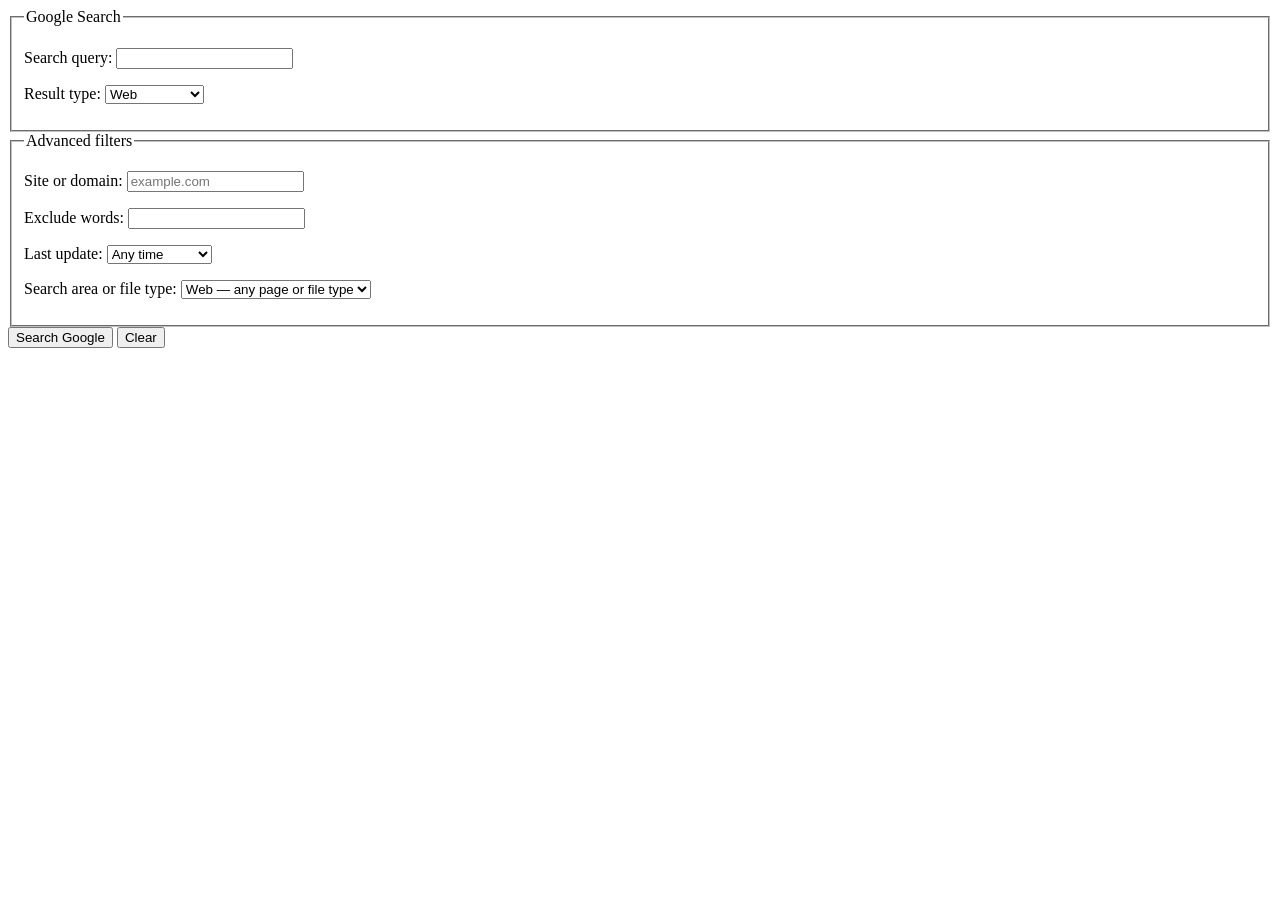
<file: search/index.html>
<!DOCTYPE html>
<html lang="en">
<head>
	<meta charset="UTF-8">
	<meta name="viewport" content="width=device-width, initial-scale=1.0">
	<title>Google Search Form</title>
</head>

<body>
<form
		action="https://www.google.com/search"
		method="get"
		target="_blank"
>
	<fieldset>
		<legend>Google Search</legend>

		<p>
			<label for="search-query">Search query:</label>

			<input
					type="search"
					id="search-query"
					name="q"
					required
			>
		</p>

		<p>
			<label for="result-type">Result type:</label>

			<select id="result-type" name="udm">
				<option value="" selected>Web</option>
				<option value="36">Books</option>
				<option value="18">Forums</option>
				<option value="2">Images</option>
				<option value="12">News</option>
				<option value="28">Shopping</option>
				<option value="39">Short Videos</option>
				<option value="7">Videos</option>
			</select>
		</p>
	</fieldset>

	<fieldset>
		<legend>Advanced filters</legend>

<!--		extended with paramaters from https://support.google.com/websearch/answer/2466433?hl=en
https://developers.google.com/custom-search/docs/xml_results#Advanced_Search_Query_Parameters
-->

		<p>
			<label for="site-search">Site or domain:</label>

			<input
					type="text"
					id="site-search"
					name="as_sitesearch"
					placeholder="example.com"
			>
		</p>

		<p>
			<label for="excluded-words">Exclude words:</label>

			<input
					type="text"
					id="excluded-words"
					name="as_eq"
			>
		</p>

		<p>
			<label for="last-update">Last update:</label>

			<select id="last-update" name="as_qdr">
				<option value="" selected>Any time</option>
				<option value="d">Past 24 hours</option>
				<option value="w">Past week</option>
				<option value="m">Past month</option>
				<option value="y">Past year</option>
			</select>
		</p>

		<p>
			<label for="file-type">Search area or file type:</label>

			<select id="file-type" name="as_filetype">
				<option value="" selected>
					Web — any page or file type
				</option>
				<option value="pdf">PDF</option>
				<option value="doc">Microsoft Word</option>
				<option value="xls">Microsoft Excel</option>
				<option value="ppt">Microsoft PowerPoint</option>
				<option value="rtf">Rich Text Format</option>
				<option value="txt">Text file</option>
			</select>
		</p>
	</fieldset>

	<button type="submit">Search Google</button>
	<button type="reset">Clear</button>
</form>
</body>
</html>
</file>
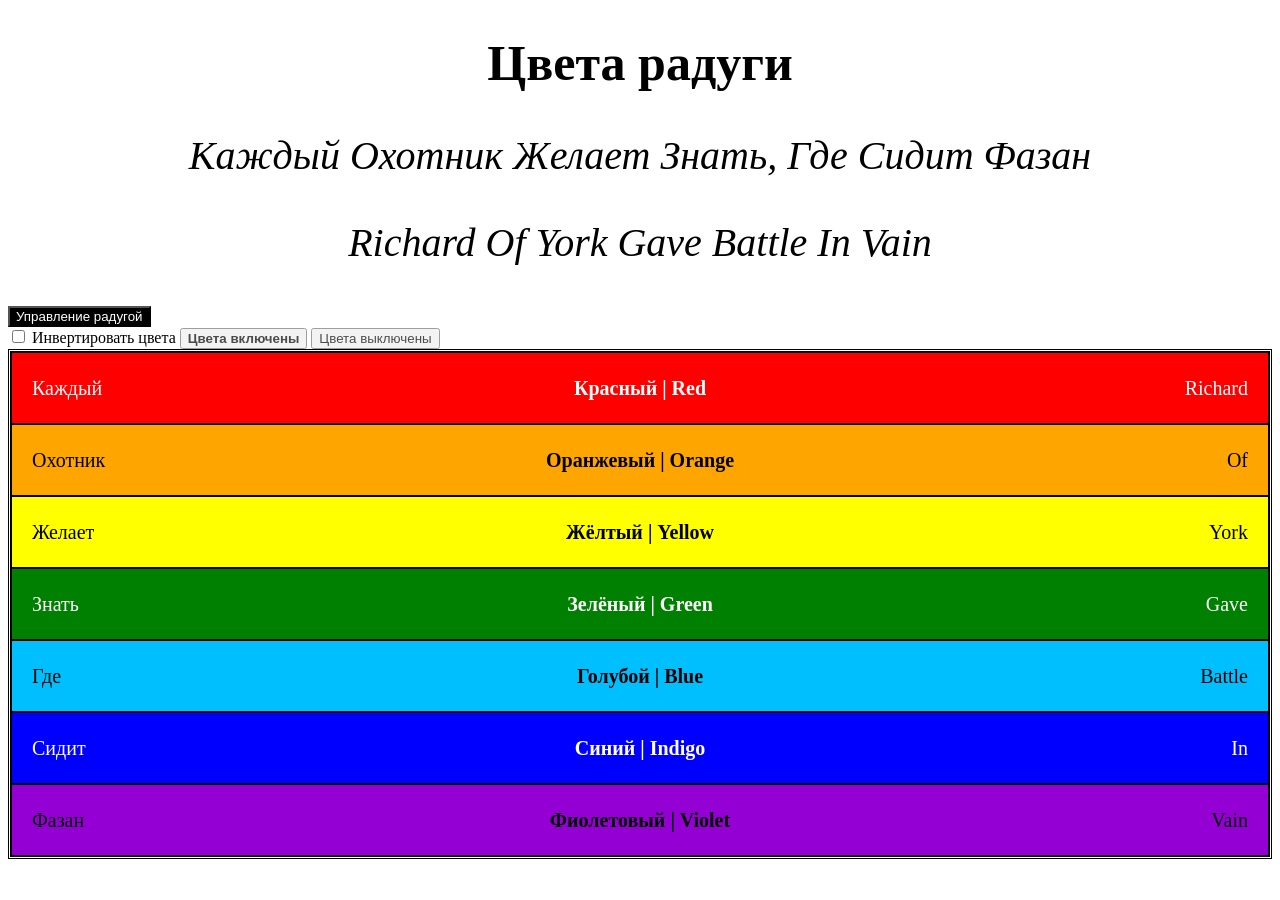
<file: selectors/index.html>
<!DOCTYPE html>
<html lang="en">
<head>
	<meta charset="UTF-8">
	<meta name="viewport" content="width=device-width, initial-scale=1.0">
	<link rel="stylesheet" href="styles.css">
	<title>selector</title>
</head>
<body>
<h1>Цвета радуги</h1>

<p class="mnemonic" lang="ru">
	Каждый Охотник Желает Знать, Где Сидит Фазан
</p>

<p class="mnemonic" lang="en">
	Richard Of York Gave Battle In Vain
</p>
<div class="controls">
	<button class="btn-primary">
		Управление радугой
	</button>
</div>

<input
		type="checkbox"
		id="invert"
		class="checkbox-trigger">

<label for="invert">
	Инвертировать цвета
</label>

<button class="btn-delete colors-on">
	Цвета включены
</button>

<button class="btn-delete colors-off">
	Цвета выключены
</button>
<div class="rainbow">
	<div class="stripe red">
		<span class="left">Каждый</span>
		<span class="center">Красный | Red</span>
		<span class="right">Richard</span>
	</div>

	<div class="stripe orange">
		<span class="left">Охотник</span>
		<span class="center">Оранжевый | Orange</span>
		<span class="right">Of</span>
	</div>

	<div class="stripe yellow">
		<span class="left">Желает</span>
		<span class="center">Жёлтый | Yellow</span>
		<span class="right">York</span>
	</div>

	<div class="stripe green">
		<span class="left">Знать</span>
		<span class="center">Зелёный | Green</span>
		<span class="right">Gave</span>
	</div>

	<div class="stripe light-blue">
		<span class="left">Где</span>
		<span class="center">Голубой | Blue</span>
		<span class="right">Battle</span>
	</div>

	<div class="stripe blue">
		<span class="left">Сидит</span>
		<span class="center">Синий | Indigo</span>
		<span class="right">In</span>
	</div>

	<div class="stripe violet">
		<span class="left">Фазан</span>
		<span class="center">Фиолетовый | Violet</span>
		<span class="right">Vain</span>
	</div>
</div>
</body>
</html>
</file>
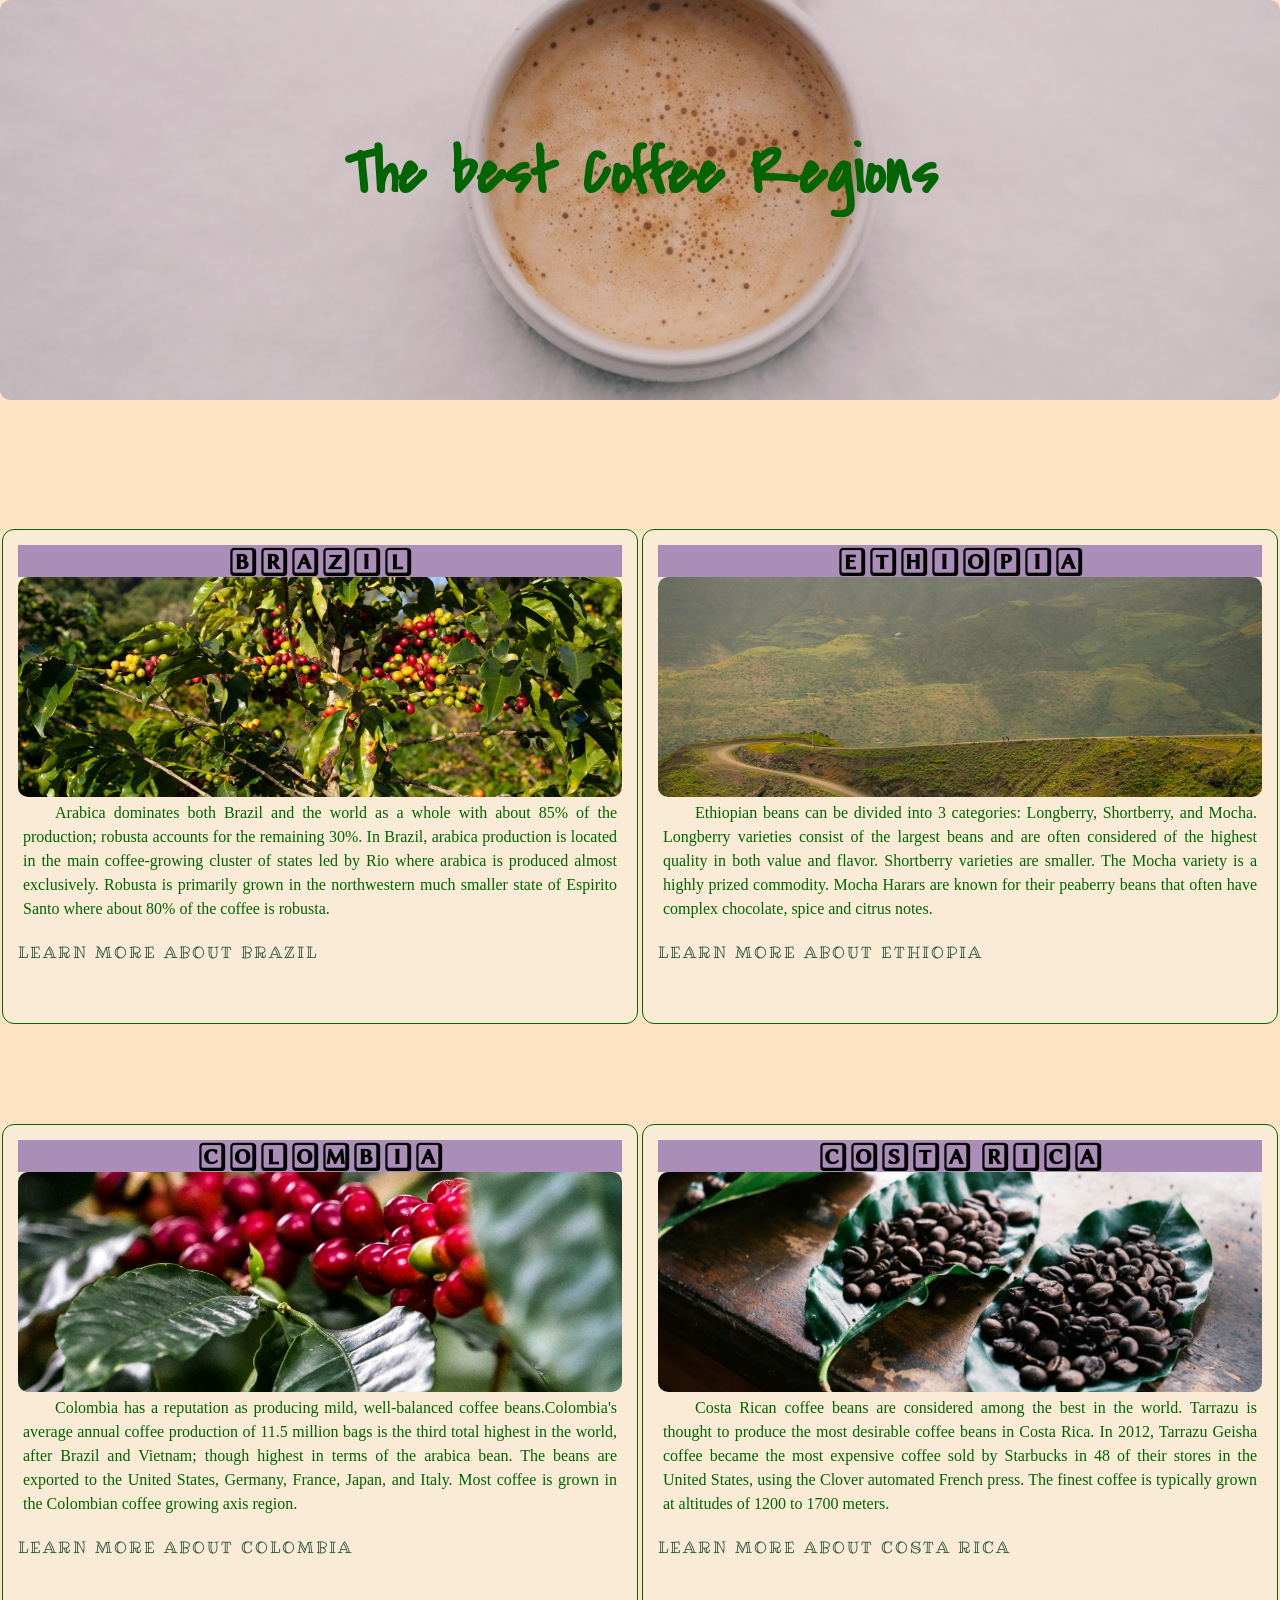
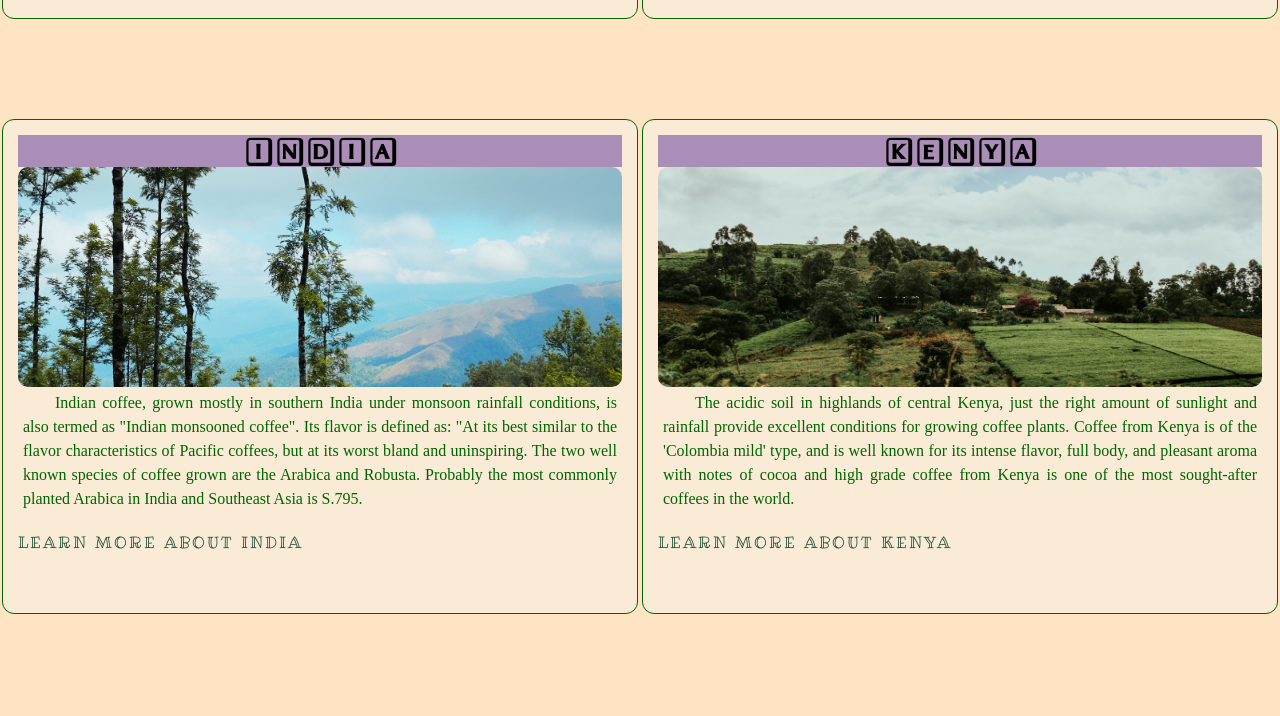
<file: src/index.html>
<!DOCTYPE html>
<html lang="en">
<head>
    <meta charset="UTF-8">
    <meta name="viewport" content="width=device-width, initial-scale=1">
    <title>Coffee</title>
    <link rel="shortcut icon" href="../img/Image20260629205324.png" type="image/x-icon">
    <link rel="stylesheet" href="../css/styles.css">
    <!--    <link rel="preconnect" href="https://fonts.googleapis.com">-->
    <!--    <link rel="preconnect" href="https://fonts.gstatic.com" crossorigin>-->
    <!--    <link href="https://fonts.googleapis.com/css2?family=Covered+By+Your+Grace&family=Dancing+Script:wght@400..700&family=Libertinus+Keyboard&family=Ribeye+Marrow&display=swap" rel="stylesheet">-->
</head>
<body>
<header>
    <h1>The best Coffee Regions</h1>
    <!--    <img src="../img/1.jpg" alt="background Image" class="background-image">-->
</header>
<main>
    <div class="left">
        <div class="country-card">
            <h2>Brazil</h2>
            <img src="../img/brazil.jpg" alt="Brazil coffee plantation" class="country-image">
            <p>Arabica dominates both Brazil and the world as a whole with about 85% of the production; robusta
                accounts for the remaining 30%. In Brazil, arabica production is located in the main coffee-growing
                cluster of states led by Rio where arabica is
                produced almost exclusively. Robusta is primarily grown in the northwestern much smaller state
                of Espirito Santo where about 80% of the coffee is robusta.
            </p>
            <a href="https://en.wikipedia.org/wiki/Brazil" target="_blank" class="wiki">
                Learn More about Brazil
            </a>
        </div>
        <div class="country-card">
            <h2>Colombia</h2>
            <img src="../img/colombia.jpg" alt="Colombia coffee plantation" class="country-image">

            <p>Colombia has a reputation as producing mild, well-balanced coffee beans.Colombia's average
                annual coffee production of 11.5 million bags is the third total highest in the world, after Brazil
                and
                Vietnam; though highest in terms of the arabica
                bean. The beans are exported to the United States,
                Germany, France, Japan, and Italy. Most coffee is
                grown in the Colombian coffee growing axis region.
            </p>
            <a href="https://en.wikipedia.org/wiki/Colombia" target="_blank" class="wiki">
                Learn More about Colombia
            </a>
        </div>
        <div class="country-card">
            <h2>India</h2>
            <img src="../img/india.jpg" alt="India coffee plantation" class="country-image">

            <p>Indian coffee, grown mostly in southern India under monsoon rainfall conditions, is also termed as
                "Indian monsooned coffee". Its flavor is defined as: "At its best similar to the flavor
                characteristics of
                Pacific coffees, but at its worst bland and uninspiring. The two well known species of coffee grown
                are
                the Arabica and Robusta. Probably the most commonly planted Arabica in India and Southeast Asia is
                S.795.
            </p>
            <a href="https://en.wikipedia.org/wiki/India" target="_blank" class="wiki">
                Learn More about India
            </a>
        </div>
    </div>
    <div class="right">
        <div class="country-card">
            <h2>Ethiopia</h2>
            <img src="../img/ethiopia.jpg" alt="Ethiopia coffee plantation" class="country-image">

            <p>Ethiopian beans can be divided into 3 categories: Longberry, Shortberry, and Mocha. Longberry
                varieties consist of the largest beans and are often considered of the highest quality in both value
                and
                flavor. Shortberry varieties are smaller. The Mocha variety is a highly prized commodity. Mocha
                Harars
                are known for their peaberry beans that often have complex chocolate, spice and citrus notes.
            </p>
            <a href="https://en.wikipedia.org/wiki/Ethiopia" target="_blank" class="wiki">
                Learn More about Ethiopia
            </a>
        </div>
        <div class="country-card">
            <h2>Costa Rica</h2>
            <img src="../img/costarica.jpg" alt="Costa Rica coffee plantation" class="country-image">

            <p>Costa Rican coffee beans are considered among the best in the world. Tarrazu is thought to produce
                the most desirable coffee beans in Costa Rica. In 2012, Tarrazu Geisha coffee became the most
                expensive coffee sold by Starbucks in 48 of their stores in the United States, using the Clover
                automated French press. The finest coffee is typically grown at altitudes of 1200 to 1700 meters.
            </p>
            <a href="https://en.wikipedia.org/wiki/Costa_Rica" target="_blank" class="wiki">
                Learn More about Costa Rica
            </a>
        </div>
        <div class="country-card">
            <h2>Kenya</h2>
            <img src="../img/kenya.jpg" alt="Kenya coffee plantation" class="country-image">

            <p>The acidic soil in highlands of central Kenya, just the right amount of sunlight and rainfall provide
                excellent conditions for growing coffee plants. Coffee from Kenya is of the 'Colombia mild' type,
                and
                is well known for its intense flavor, full body, and pleasant aroma with notes of cocoa and high
                grade
                coffee from Kenya is one of the most sought-after coffees in the world.
            </p>
            <a href="https://en.wikipedia.org/wiki/Kenya" target="_blank" class="wiki">
                Learn More about Kenya
            </a>
        </div>
    </div>
</main>
</body>
</html>
</file>
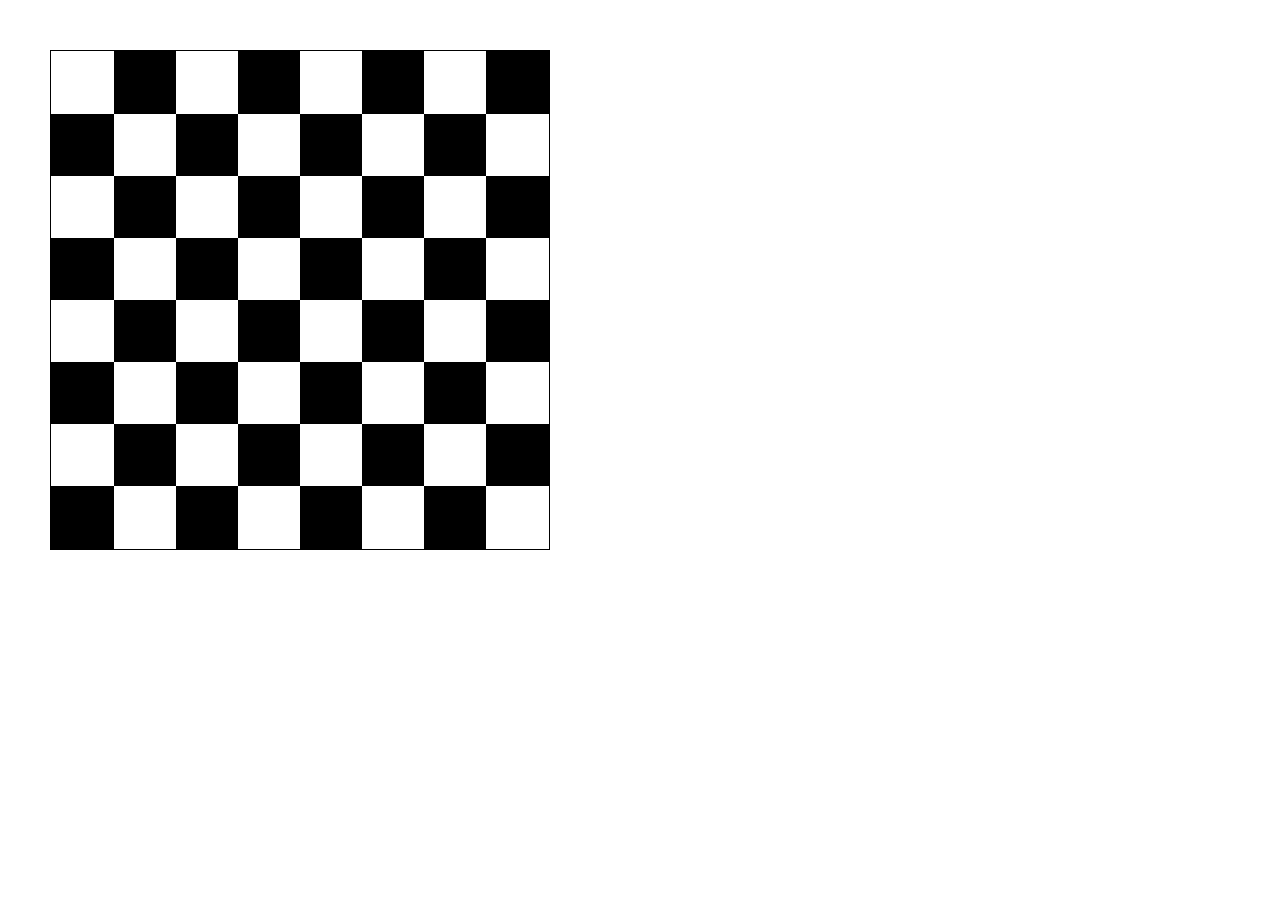
<file: chessboard/chessboard.html>
<!DOCTYPE html>
<html lang="en">
<head>
    <meta charset="UTF-8">
    <title>chessboard</title>
    <link rel="stylesheet" href="chessboard.css">
</head>
<body>
<table>
    <tr>
        <td class="white">
        </td>
        <td class="black">
        </td>
        <td class="white">
        </td>
        <td class="black">
        </td>
        <td class="white">
        </td>
        <td class="black">
        </td>
        <td class="white">
        </td>
        <td class="black">
        </td>
    </tr>
    <tr>
        <td class="black">
        </td>
        <td class="white">
        </td>
        <td class="black">
        </td>
        <td class="white">
        </td>
        <td class="black">
        </td>
        <td class="white">
        </td>
        <td class="black">
        </td>
        <td class="white">
        </td>
    </tr><tr>
    <td class="white">
    </td>
    <td class="black">
    </td>
    <td class="white">
    </td>
    <td class="black">
    </td>
    <td class="white">
    </td>
    <td class="black">
    </td>
    <td class="white">
    </td>
    <td class="black">
    </td>
</tr>
    <tr>
        <td class="black">
        </td>
        <td class="white">
        </td>
        <td class="black">
        </td>
        <td class="white">
        </td>
        <td class="black">
        </td>
        <td class="white">
        </td>
        <td class="black">
        </td>
        <td class="white">
        </td>
    </tr><tr>
    <td class="white">
    </td>
    <td class="black">
    </td>
    <td class="white">
    </td>
    <td class="black">
    </td>
    <td class="white">
    </td>
    <td class="black">
    </td>
    <td class="white">
    </td>
    <td class="black">
    </td>
</tr>
    <tr>
        <td class="black">
        </td>
        <td class="white">
        </td>
        <td class="black">
        </td>
        <td class="white">
        </td>
        <td class="black">
        </td>
        <td class="white">
        </td>
        <td class="black">
        </td>
        <td class="white">
        </td>
    </tr><tr>
    <td class="white">
    </td>
    <td class="black">
    </td>
    <td class="white">
    </td>
    <td class="black">
    </td>
    <td class="white">
    </td>
    <td class="black">
    </td>
    <td class="white">
    </td>
    <td class="black">
    </td>
</tr>
    <tr>
        <td class="black">
        </td>
        <td class="white">
        </td>
        <td class="black">
        </td>
        <td class="white">
        </td>
        <td class="black">
        </td>
        <td class="white">
        </td>
        <td class="black">
        </td>
        <td class="white">
        </td>
    </tr>
</table>
</body>
</html>
</file>
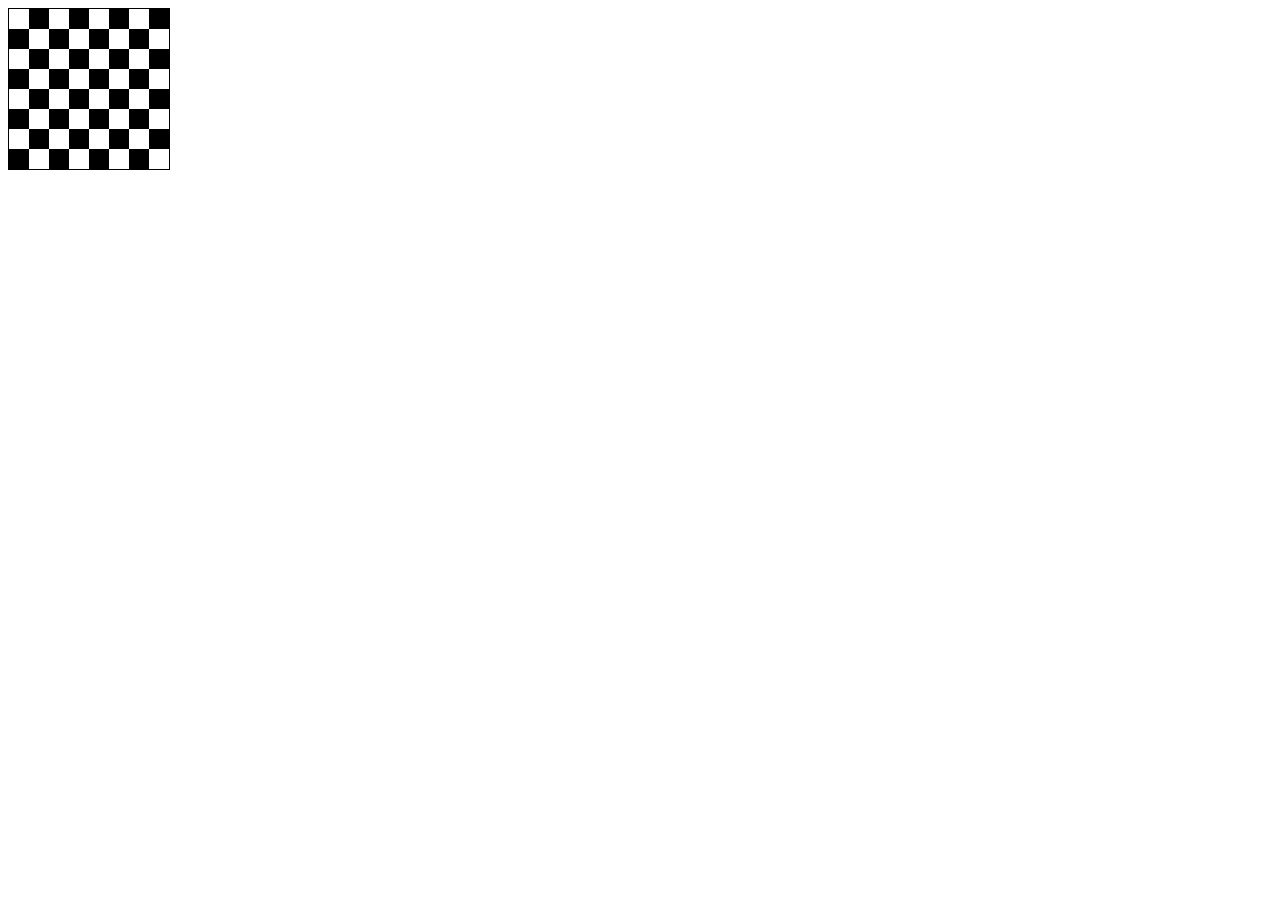
<file: chessboard/chessnotab.html>
<!DOCTYPE html>
<html lang="en">
<head>
    <meta charset="UTF-8">
    <title>chessboard</title>
    <link rel="stylesheet" href="chessnotab.css">
</head>
<body>
<div class="board">
    <div class="row1">
        <div class="white"></div>
        <div class="black"></div>
        <div class="white"></div>
        <div class="black"></div>
        <div class="white"></div>
        <div class="black"></div>
        <div class="white"></div>
        <div class="black"></div>
    </div>
    <div class="row2">
        <div class="black"></div>
        <div class="white"></div>
        <div class="black"></div>
        <div class="white"></div>
        <div class="black"></div>
        <div class="white"></div>
        <div class="black"></div>
        <div class="white"></div>
    </div>
    <div class="row1">
        <div class="white"></div>
        <div class="black"></div>
        <div class="white"></div>
        <div class="black"></div>
        <div class="white"></div>
        <div class="black"></div>
        <div class="white"></div>
        <div class="black"></div>
    </div>
    <div class="row2">
        <div class="black"></div>
        <div class="white"></div>
        <div class="black"></div>
        <div class="white"></div>
        <div class="black"></div>
        <div class="white"></div>
        <div class="black"></div>
        <div class="white"></div>
    </div>
    <div class="row1">
        <div class="white"></div>
        <div class="black"></div>
        <div class="white"></div>
        <div class="black"></div>
        <div class="white"></div>
        <div class="black"></div>
        <div class="white"></div>
        <div class="black"></div>
    </div>
    <div class="row2">
        <div class="black"></div>
        <div class="white"></div>
        <div class="black"></div>
        <div class="white"></div>
        <div class="black"></div>
        <div class="white"></div>
        <div class="black"></div>
        <div class="white"></div>
    </div>
    <div class="row1">
        <div class="white"></div>
        <div class="black"></div>
        <div class="white"></div>
        <div class="black"></div>
        <div class="white"></div>
        <div class="black"></div>
        <div class="white"></div>
        <div class="black"></div>
    </div>
    <div class="row2">
        <div class="black"></div>
        <div class="white"></div>
        <div class="black"></div>
        <div class="white"></div>
        <div class="black"></div>
        <div class="white"></div>
        <div class="black"></div>
        <div class="white"></div>
    </div>
</div>
</body>
</html>
</file>
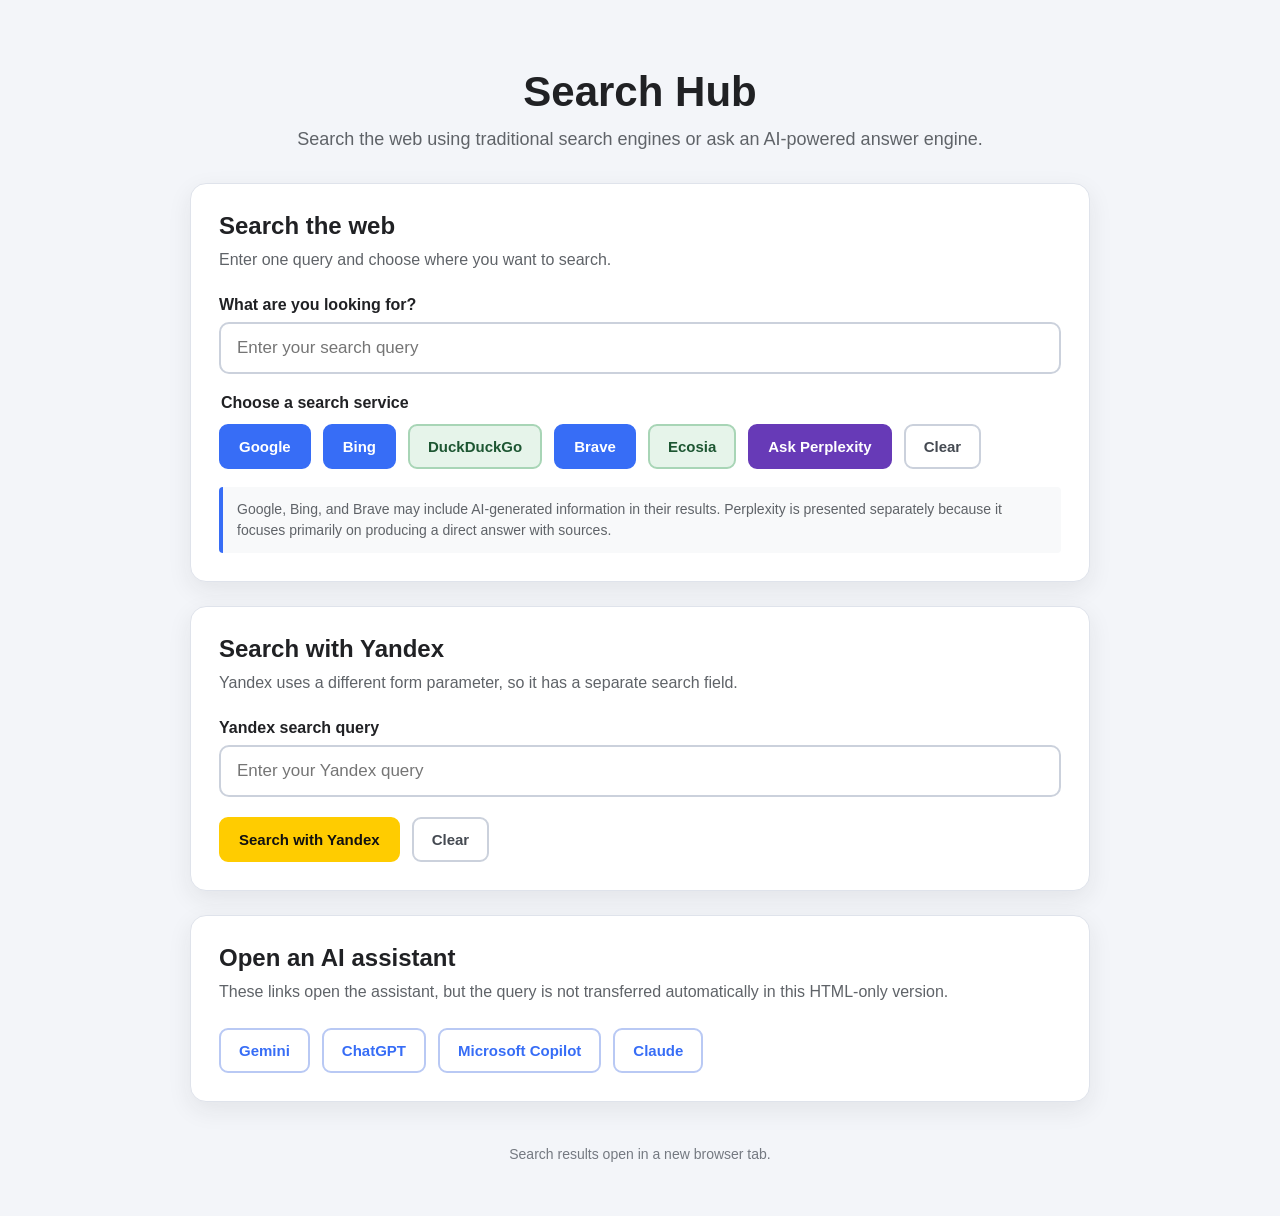
<file: search/google.html>
<!DOCTYPE html>
<html lang="en">
<head>
	<meta charset="UTF-8">

	<meta
			name="viewport"
			content="width=device-width, initial-scale=1.0"
	>

	<title>Search Hub</title>

	<style>
        * {
            box-sizing: border-box;
        }

        body {
            margin: 0;
            padding: 40px 20px;
            min-height: 100vh;

            font-family: Arial, sans-serif;
            color: #202124;
            background-color: #f3f5f9;
        }

        .container {
            width: 100%;
            max-width: 900px;
            margin: 0 auto;
        }

        .page-header {
            margin-bottom: 30px;
            text-align: center;
        }

        .page-header h1 {
            margin-bottom: 10px;
            font-size: 42px;
        }

        .page-header p {
            margin: 0;
            color: #5f6368;
            font-size: 18px;
            line-height: 1.5;
        }

        .card {
            margin-bottom: 24px;
            padding: 28px;

            background-color: white;
            border: 1px solid #dfe3eb;
            border-radius: 16px;
            box-shadow: 0 8px 24px rgba(32, 33, 36, 0.08);
        }

        .card h2 {
            margin-top: 0;
            margin-bottom: 8px;
        }

        .section-description {
            margin-top: 0;
            margin-bottom: 24px;
            color: #5f6368;
            line-height: 1.5;
        }

        .search-label {
            display: block;
            margin-bottom: 8px;
            font-weight: bold;
        }

        .search-input {
            width: 100%;
            padding: 14px 16px;
            margin-bottom: 20px;

            font-size: 17px;
            border: 2px solid #cbd1dc;
            border-radius: 10px;
            outline: none;
        }

        .search-input:focus {
            border-color: #376df6;
        }

        fieldset {
            margin: 0;
            padding: 0;
            border: none;
        }

        legend {
            margin-bottom: 12px;
            font-weight: bold;
        }

        .engine-buttons {
            display: flex;
            flex-wrap: wrap;
            gap: 12px;
        }

        .engine-button,
        .reset-button,
        .assistant-link {
            padding: 12px 18px;

            font-family: inherit;
            font-size: 15px;
            font-weight: bold;
            text-decoration: none;

            border-radius: 9px;
            cursor: pointer;
        }

        .engine-button {
            color: white;
            background-color: #376df6;
            border: 2px solid #376df6;
        }

        .engine-button:hover {
            background-color: #2458d8;
            border-color: #2458d8;
        }

        .ai-button {
            background-color: #673ab7;
            border-color: #673ab7;
        }

        .ai-button:hover {
            background-color: #512da8;
            border-color: #512da8;
        }

        .privacy-button {
            color: #1d5632;
            background-color: #e6f4ea;
            border-color: #a8d5b6;
        }

        .privacy-button:hover {
            background-color: #d5eddc;
            border-color: #7fbf93;
        }

        .reset-button {
            color: #454a52;
            background-color: white;
            border: 2px solid #cbd1dc;
        }

        .reset-button:hover {
            background-color: #f1f3f4;
        }

        .yandex-button {
            color: #111111;
            background-color: #ffcc00;
            border-color: #ffcc00;
        }

        .yandex-button:hover {
            background-color: #efbd00;
            border-color: #efbd00;
        }

        .assistant-links {
            display: flex;
            flex-wrap: wrap;
            gap: 12px;
        }

        .assistant-link {
            display: inline-block;

            color: #376df6;
            background-color: white;
            border: 2px solid #b9c9f4;
        }

        .assistant-link:hover {
            color: white;
            background-color: #376df6;
            border-color: #376df6;
        }

        .note {
            margin-top: 18px;
            margin-bottom: 0;
            padding: 12px 14px;

            color: #5f6368;
            background-color: #f8f9fa;
            border-left: 4px solid #376df6;
            border-radius: 4px;

            font-size: 14px;
            line-height: 1.5;
        }

        footer {
            padding-top: 6px;
            color: #747981;
            text-align: center;
            font-size: 14px;
        }

        @media (max-width: 600px) {
            body {
                padding: 20px 12px;
            }

            .page-header h1 {
                font-size: 34px;
            }

            .card {
                padding: 20px;
            }

            .engine-button,
            .reset-button,
            .assistant-link {
                width: 100%;
                text-align: center;
            }
        }
	</style>
</head>

<body>

<div class="container">

	<header class="page-header">
		<h1>Search Hub</h1>

		<p>
			Search the web using traditional search engines
			or ask an AI-powered answer engine.
		</p>
	</header>

	<main>

		<!--
			Most search engines below accept the user's
			search text through a URL parameter named "q".
		-->
		<section class="card">
			<h2>Search the web</h2>

			<p class="section-description">
				Enter one query and choose where you want
				to search.
			</p>

			<form
					action="https://www.google.com/search"
					method="get"
					target="_blank"
			>
				<label
						class="search-label"
						for="main-search"
				>
					What are you looking for?
				</label>

				<input
						class="search-input"
						type="search"
						id="main-search"
						name="q"
						placeholder="Enter your search query"
						maxlength="200"
						required
				>

				<fieldset>
					<legend>Choose a search service</legend>

					<div class="engine-buttons">

						<button
								class="engine-button"
								type="submit"
								formaction="https://www.google.com/search"
						>
							Google
						</button>

						<button
								class="engine-button"
								type="submit"
								formaction="https://www.bing.com/search"
						>
							Bing
						</button>

						<button
								class="engine-button privacy-button"
								type="submit"
								formaction="https://duckduckgo.com/"
						>
							DuckDuckGo
						</button>

						<button
								class="engine-button"
								type="submit"
								formaction="https://search.brave.com/search"
						>
							Brave
						</button>

						<button
								class="engine-button privacy-button"
								type="submit"
								formaction="https://www.ecosia.org/search"
						>
							Ecosia
						</button>

						<button
								class="engine-button ai-button"
								type="submit"
								formaction="https://www.perplexity.ai/search"
						>
							Ask Perplexity
						</button>

						<button
								class="reset-button"
								type="reset"
						>
							Clear
						</button>

					</div>
				</fieldset>
			</form>

			<p class="note">
				Google, Bing, and Brave may include
				AI-generated information in their results.
				Perplexity is presented separately because
				it focuses primarily on producing a direct
				answer with sources.
			</p>
		</section>

		<!--
			Yandex uses a parameter named "text" instead of "q",
			so it needs its own form in an HTML-only solution.
		-->
		<section class="card">
			<h2>Search with Yandex</h2>

			<p class="section-description">
				Yandex uses a different form parameter,
				so it has a separate search field.
			</p>

			<form
					action="https://yandex.com/search/"
					method="get"
					target="_blank"
			>
				<label
						class="search-label"
						for="yandex-search"
				>
					Yandex search query
				</label>

				<input
						class="search-input"
						type="search"
						id="yandex-search"
						name="text"
						placeholder="Enter your Yandex query"
						maxlength="200"
						required
				>

				<div class="engine-buttons">
					<button
							class="engine-button yandex-button"
							type="submit"
					>
						Search with Yandex
					</button>

					<button
							class="reset-button"
							type="reset"
					>
						Clear
					</button>
				</div>
			</form>
		</section>

		<section class="card">
			<h2>Open an AI assistant</h2>

			<p class="section-description">
				These links open the assistant, but the query
				is not transferred automatically in this
				HTML-only version.
			</p>

			<nav
					class="assistant-links"
					aria-label="AI assistants"
			>
				<a
						class="assistant-link"
						href="https://gemini.google.com/"
						target="_blank"
						rel="noopener noreferrer"
				>
					Gemini
				</a>

				<a
						class="assistant-link"
						href="https://chatgpt.com/"
						target="_blank"
						rel="noopener noreferrer"
				>
					ChatGPT
				</a>

				<a
						class="assistant-link"
						href="https://copilot.microsoft.com/"
						target="_blank"
						rel="noopener noreferrer"
				>
					Microsoft Copilot
				</a>

				<a
						class="assistant-link"
						href="https://claude.ai/"
						target="_blank"
						rel="noopener noreferrer"
				>
					Claude
				</a>
			</nav>
		</section>

	</main>

	<footer>
		<p>
			Search results open in a new browser tab.
		</p>
	</footer>

</div>

</body>
</html>
</file>
<file: selectors/styles.css>
/*border for all stripes*/
div div {
    border: 1px solid black;
}
body > h1 {
    text-align: center;
    font-size: 50px;
    font-weight: bold;
}

/*english mnemo + size*/
p + p {
    font-size: 30px
}

/*class ending with ru size*/
[class$=nic] {
    font-size: 40px;
}

/*all p in h1 italic*/
h1 ~ p {
    font-style: italic;
}

/*center mnemo*/
p[lang] {
    text-align: center;
}

/*big div border*/
div.rainbow {
    border: 3px double black;
}

.red {
    background-color: red;
    color: white;
}

.orange {
    background-color: orange;
    color: black;
}

.yellow {
    background-color: yellow;
    color: black;
}

.green {
    background-color: green;
    color: white;
}

.light-blue {
    background-color: deepskyblue;
    color: black;
}

.blue {
    background-color: blue;
    color: white;
}

.violet {
    background-color: darkviolet;
    color: black;
}

/* stripe design and position*/
.stripe {
    position: relative;
    height: 70px;
    border: 1px solid black;
}

/* stripe content unified design*/
.left,
.center,
.right {
    position: absolute;
    top: 50%;
    font-size: 20px;
    transform: translateY(-50%);
}

/* russian left */
.left {
    left: 20px;
}

/* color centered (transform!) */
.center {
    left: 50%;
    transform: translate(-50%, -50%);
    font-weight: bold;
}

/* english right */
.right {
    right: 20px;
}

.checkbox-trigger:checked ~ .rainbow > div {
    background-color: white;
}

.checkbox-trigger:checked ~ .rainbow .red {
    color: red;
}

.checkbox-trigger:checked ~ .rainbow .orange {
    color: orange;
}

.checkbox-trigger:checked ~ .rainbow .yellow {
    color: goldenrod;
}

.checkbox-trigger:checked ~ .rainbow .green {
    color: green;
}

.checkbox-trigger:checked ~ .rainbow .light-blue {
    color: deepskyblue;
}

.checkbox-trigger:checked ~ .rainbow .blue {
    color: blue;
}

.checkbox-trigger:checked ~ .rainbow .violet {
    color: violet;
}

button.btn-primary {
    background-color: black;
    color: white;
}

.checkbox-trigger ~ .btn-delete {
    opacity: 0.7;
}

/* default state: checkbox is not checked */
.colors-on {
    opacity: 1;
    font-weight: bold;
}

.colors-off {
    opacity: 0.4;
}

/* checked state */
.checkbox-trigger:checked ~ .colors-on {
    opacity: 0.4;
    font-weight: normal;
}

.checkbox-trigger:checked ~ .colors-off {
    opacity: 1;
    font-weight: bold;
}
</file>
<file: css/styles.css>
@import url('https://fonts.googleapis.com/css2?family=Covered+By+Your+Grace&family=Dancing+Script:wght@400..700&family=Libertinus+Keyboard&family=Ribeye+Marrow&display=swap');

* {
    margin: 0;
}

body {
    background-color: bisque;
}

header {
    background-image: url(../img/1.jpg);
    height: 400px;
    background-size: cover;
    background-position: center;
    width: 100%;
    margin: 0 auto 25px auto;
    border-radius: 10px;
}

header > h1 {
    font-family: "Covered by your Grace", cursive;
    font-size: 64px;
    text-align: center;
    color: darkgreen;
    padding-top: 130px;
}

main div > h2 {
    font-size: 28px;
    font-family: "Libertinus Keyboard", system-ui;
    background-color: #aa8eb8;
    text-align: center;
    text-transform: uppercase;
}

main div > p {
    font-weight: 500;
    color: darkgreen;
    padding: 0 5px;
    text-align: justify;
    text-indent: 32px;
    line-height: 1.5;
    margin-bottom: 20px;
}

main div > a {
    color: #214e34;
    font-weight: 600px;
    text-transform: uppercase;
    text-decoration: none;
    letter-spacing: 2px;
}

.wiki {
    font-family: "Ribeye Marrow", serif;
}


main {
    width: 100%;
    position: relative;
    padding-top: 2px;
    margin: auto;
}

.left > div, .right > div {
    margin: 100px auto;
    border-bottom: 1px, solid #e4bb97;
    padding-bottom: 60px;
    height-min: 300px;
    overflow-y: auto;
}

.left,
.right {
    position: absolute;
    width: 50%;
    box-sizing: border-box;
    padding: 2px;
}

.left {
    left: 0;
}

.right {
    right: 0;
}

.country-card {
    background-color: antiquewhite;
    border: 1px solid darkgreen;
    border-radius: 12px;
    padding: 15px;
    margin-bottom: 30px;
}

.country-image {
    width: 100%;
    height: 220px;
    object-fit: cover;
    border-radius: 10px;
}
</file>
<file: chessboard/chessboard.css>
body {
    margin: 0;
}

.white {
    color: white;
    background-color: white;
}

.black{
    /*color: black;*/
    background-color: black;
}

table, th, td {
    /* */
    border-collapse: collapse;
    padding: 10px
    /*border-spacing: 0;*/
}

table {
    border: 1px solid black;
    width: 500px;
    height: 500px;
    margin-left: 50px;
    margin-top: 50px;
}
</file>
<file: chessboard/chessnotab.css>
.row1, .row2 {
    font-size: 0;
}

.white, .black {
    display: inline-block;
    width: 20px;
    height: 20px;
}

.white {
    background-color: white;
}

.black {
    background-color: black;
}

.board {
    width: 160px;
    border: 1px solid black;
}
</file>
